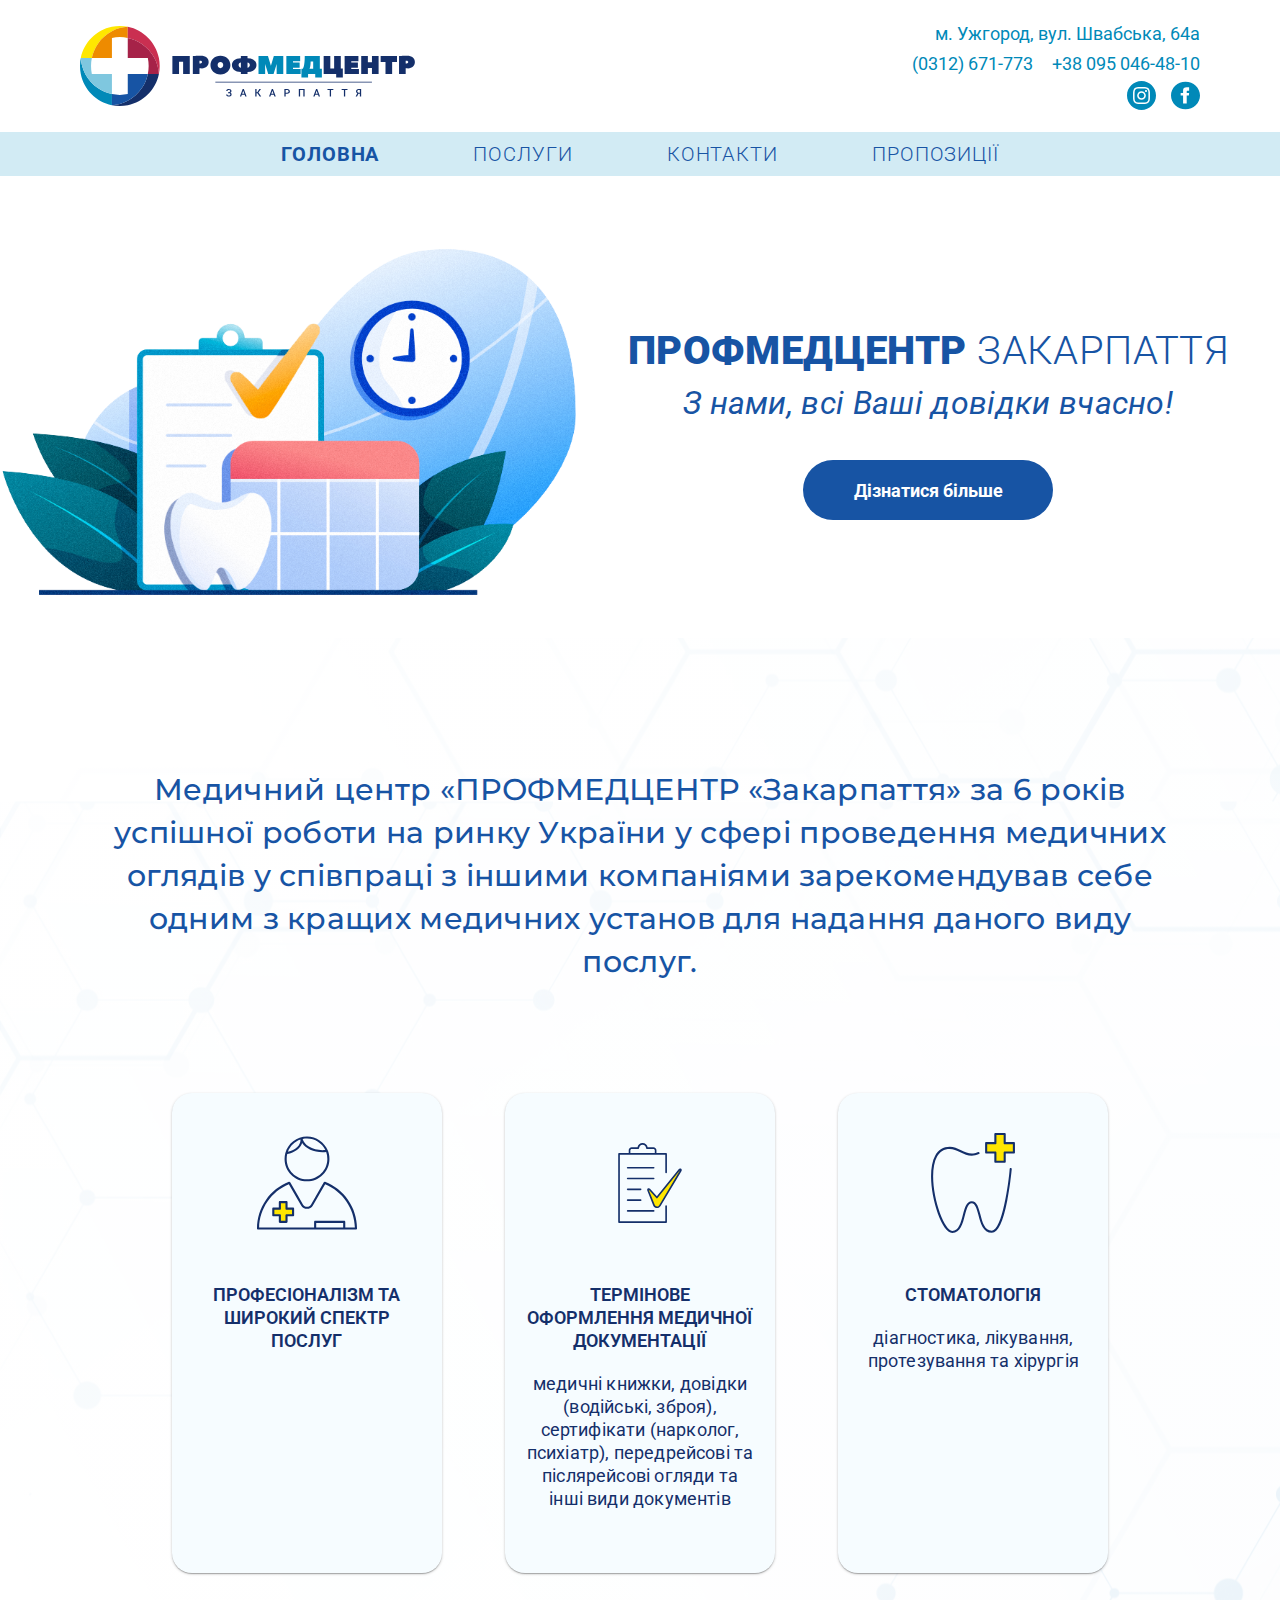
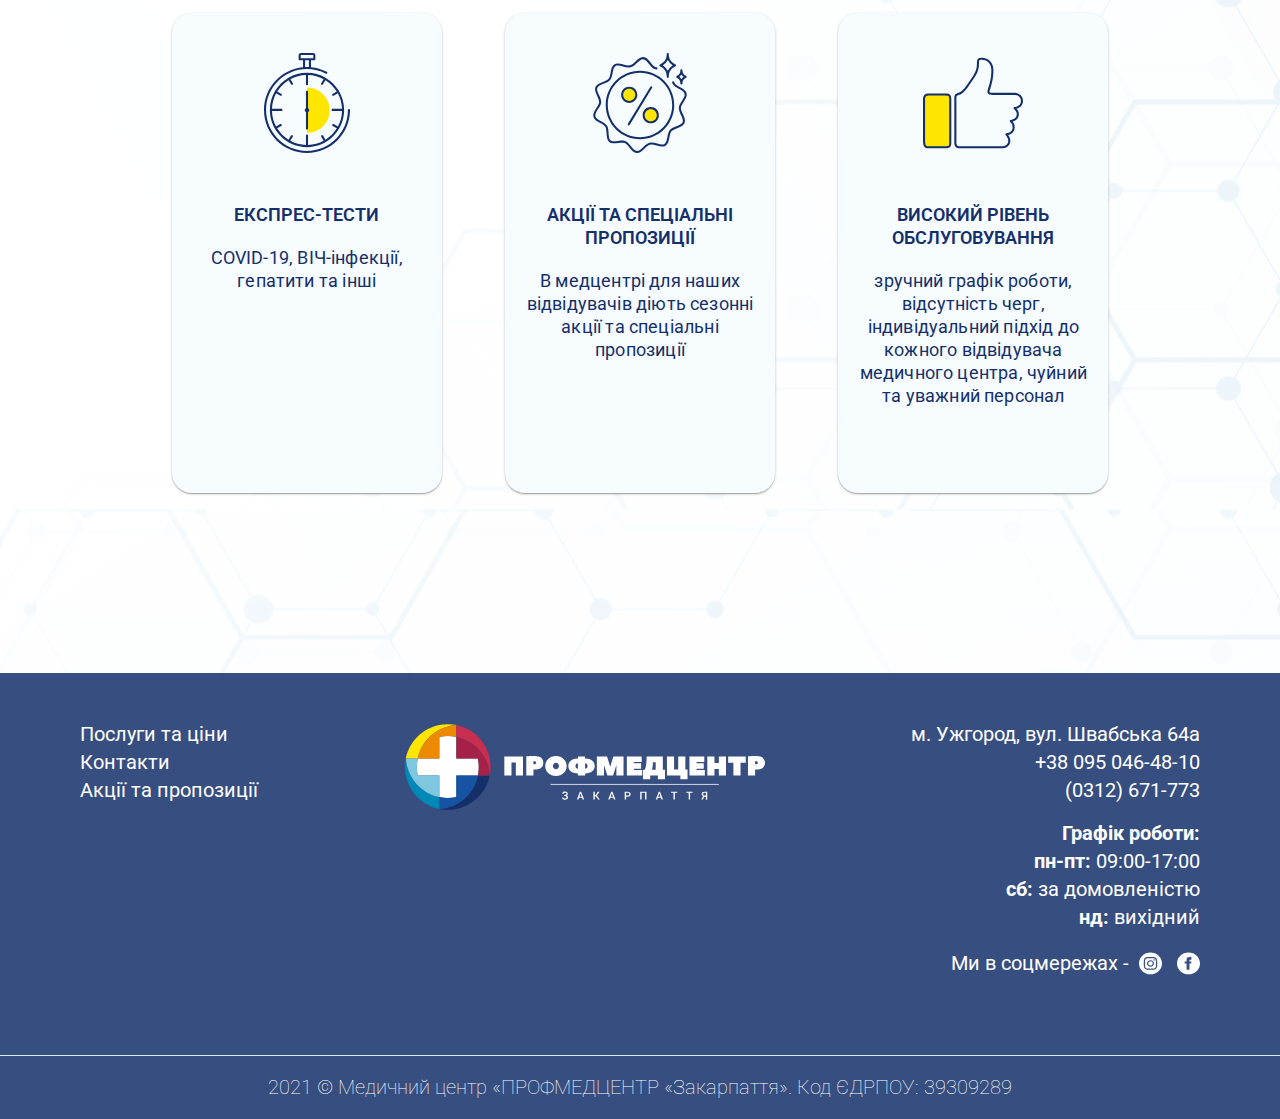
<file: index.html>
<!DOCTYPE html>
<html lang="uk">
  <head>
    <meta charset="UTF-8" />
    <meta name="viewport" content="width=device-width, initial-scale=1.0" />
    <link rel="stylesheet" href="style.css" />
    <link rel="preconnect" href="https://fonts.gstatic.com" />
    <link
      href="https://fonts.googleapis.com/css2?family=Montserrat:wght@400;500;700&family=Roboto:wght@100,300;400;700;900&display=swap"
      rel="stylesheet"
    />
    <link
      rel="shortcut icon"
      type="image/jpg"
      href="./assets/med.favicon.ico"
    />
    <title>ПРОФМЕДЦЕНТР Закарпаття</title>
  </head>
  <body>
    <header>
      <div class="wrapper header">
        <a class="logo" href="./index.html"
          ><img src="./assets/logo.svg" alt="logo"
        /></a>
        <div class="contacts">
          <p class="address">м. Ужгород, вул. Швабська, 64а</p>
          <p>
            <a class="tel" href="tel:(0312)671773">(0312) 671-773</a>
            <a class="tel" href="tel:+380950464810">+38 095 046-48-10</a>
          </p>
          <div class="soclinks">
            <a href="https://www.instagram.com/profmedcentr.uzh/"
              ><img
                class="soc-instagram-header"
                src="./assets/instagram-header.svg"
                alt="instagram"
            /></a>
            <a href="https://www.facebook.com/profmedcentr.uzh"
              ><img
                class="soc-facebook-header"
                src="./assets/facebook-header.svg"
                alt="facebook"
            /></a>
          </div>
        </div>
      </div>
    </header>
    <section class="nav">
      <div class="navigation wrapper justify">
        <a class="nav-link main-page" href="./index.html">Головна</a>
        <a class="nav-link" href="./services.html">Послуги</a>
        <a class="nav-link" href="./contacts.html">Контакти</a>
        <a class="nav-link" href="./shares.html">Пропозиції</a>
      </div>
    </section>
    <section class="hero">
      <div class="hero-block-wrapper">
        <div class="hero-img-block">
          <img
            src="./assets/shares-about-2.png"
            alt="image"
            class="hero-info-img"
          />
        </div>
        <div class="hero-info-block">
          <h1 class="hero-title"><span>ПРОФМЕДЦЕНТР</span> Закарпаття</h1>
          <p class="tagline">З нами, всі Ваші довідки вчасно!</p>
          <div class="hero-links--cont">
            <a class="hero-link" href="./services.html">Дізнатися більше</a>
            <!-- <a class="hero-link-second" href="./shares.html">Бути з нами</a> -->
          </div>
        </div>
      </div>
    </section>
    <section class="content">
      <div class="wrapper">
        <h2 class="content-title">
          Медичний центр «ПРОФМЕДЦЕНТР «Закарпаття» за 6 років успішної роботи
          на ринку України у сфері проведення медичних оглядів у співпраці з
          іншими компаніями зарекомендував себе одним з кращих медичних установ
          для надання даного виду послуг.
        </h2>
        <ul class="content-cards">
          <li class="content-card">
            <img
              class="card-image"
              src="./assets/doctor.svg"
              alt="card-image"
            />
            <h2 class="card-title">ПРОФЕСІОНАЛІЗМ ТА ШИРОКИЙ СПЕКТР ПОСЛУГ</h2>
          </li>
          <li class="content-card">
            <img
              class="card-image docs"
              src="./assets/document.svg"
              alt="card-image"
            />
            <h2 class="card-title">
              Термінове оформлення медичної документації
            </h2>
            <p class="card-text">
              медичні книжки, довідки (водійські, зброя), сертифікати (нарколог,
              психіатр), передрейсові та післярейсові огляди та інші види
              документів
            </p>
          </li>
          <li class="content-card">
            <img class="card-image" src="./assets/tooth.svg" alt="card-image" />
            <h2 class="card-title">Стоматологія</h2>
            <p class="card-text">
              діагностика, лікування, протезування та хірургія
            </p>
          </li>
          <li class="content-card">
            <img class="card-image" src="./assets/clock.svg" alt="card-image" />
            <h2 class="card-title">Експрес-тести</h2>
            <p class="card-text">COVID-19, ВІЧ-інфекції, гепатити та інші</p>
          </li>
          <li class="content-card">
            <img class="card-image" src="./assets/sale.svg" alt="card-image" />
            <h2 class="card-title">Акції та спеціальні пропозиції</h2>
            <p class="card-text">
              В медцентрі для наших відвідувачів діють сезонні акції та
              спеціальні пропозиції
            </p>
          </li>
          <li class="content-card">
            <img class="card-image" src="./assets/like.svg" alt="card-image" />
            <h2 class="card-title">Високий рівень обслуговування</h2>
            <p class="card-text">
              зручний графік роботи, відсутність черг, індивідуальний підхід до
              кожного відвідувача медичного центра, чуйний та уважний персонал
            </p>
          </li>
        </ul>
      </div>
    </section>
    <footer class="footer-bg">
      <div class="wrapper footer">
        <div class="footer-links">
          <ul>
            <li class="footer-link">
              <a href="./services.html">Послуги та ціни</a>
            </li>
            <li class="footer-link"><a href="./contacts.html">Контакти</a></li>
            <li class="footer-link">
              <a href="./shares.html">Акції та пропозиції</a>
            </li>
          </ul>
        </div>
        <div class="logo-cont">
          <a class="logo-footer" href="./index.html"
            ><img src="./assets/logo_footer.svg" alt="logo"
          /></a>
        </div>
        <div class="footer-address">
          <ul>
            <li class="footer-address-item">м. Ужгород, вул. Швабська 64а</li>
            <li class="footer-address-item hover">
              <a href="tel:+380950464810">+38 095 046-48-10</a>
            </li>
            <li class="footer-address-item hover">
              <a href="tel:(0312)671773">(0312) 671-773</a>
            </li>
            <li class="footer-address-item title"><b>Графік роботи:</b></li>
            <li class="footer-address-item"><b>пн-пт:</b> 09:00-17:00</li>
            <li class="footer-address-item"><b>сб:</b> за домовленістю</li>
            <li class="footer-address-item"><b>нд:</b> вихідний</li>
            <!-- <li class="footer-address-item">код ЄДРПОУ: 39309289</li> -->
            <li class="footer-address-item align">
              Ми в соцмережах -
              <a href="https://www.instagram.com/profmedcentr.uzh/"
                ><img
                  class="soc-instagram-footer"
                  src="./assets/instagram-footer.svg"
                  alt="instagram"
              /></a>
              <a href="https://www.facebook.com/profmedcentr.uzh"
                ><img
                  class="soc-facebook-footer"
                  src="./assets/facebook-footer.svg"
                  alt="facebook"
              /></a>
            </li>
          </ul>
        </div>
      </div>
      <p class="copy">
        2021 &copy; Медичний центр «ПРОФМЕДЦЕНТР «Закарпаття». Код ЄДРПОУ:
        39309289
      </p>
    </footer>
  </body>
</html>
</file>
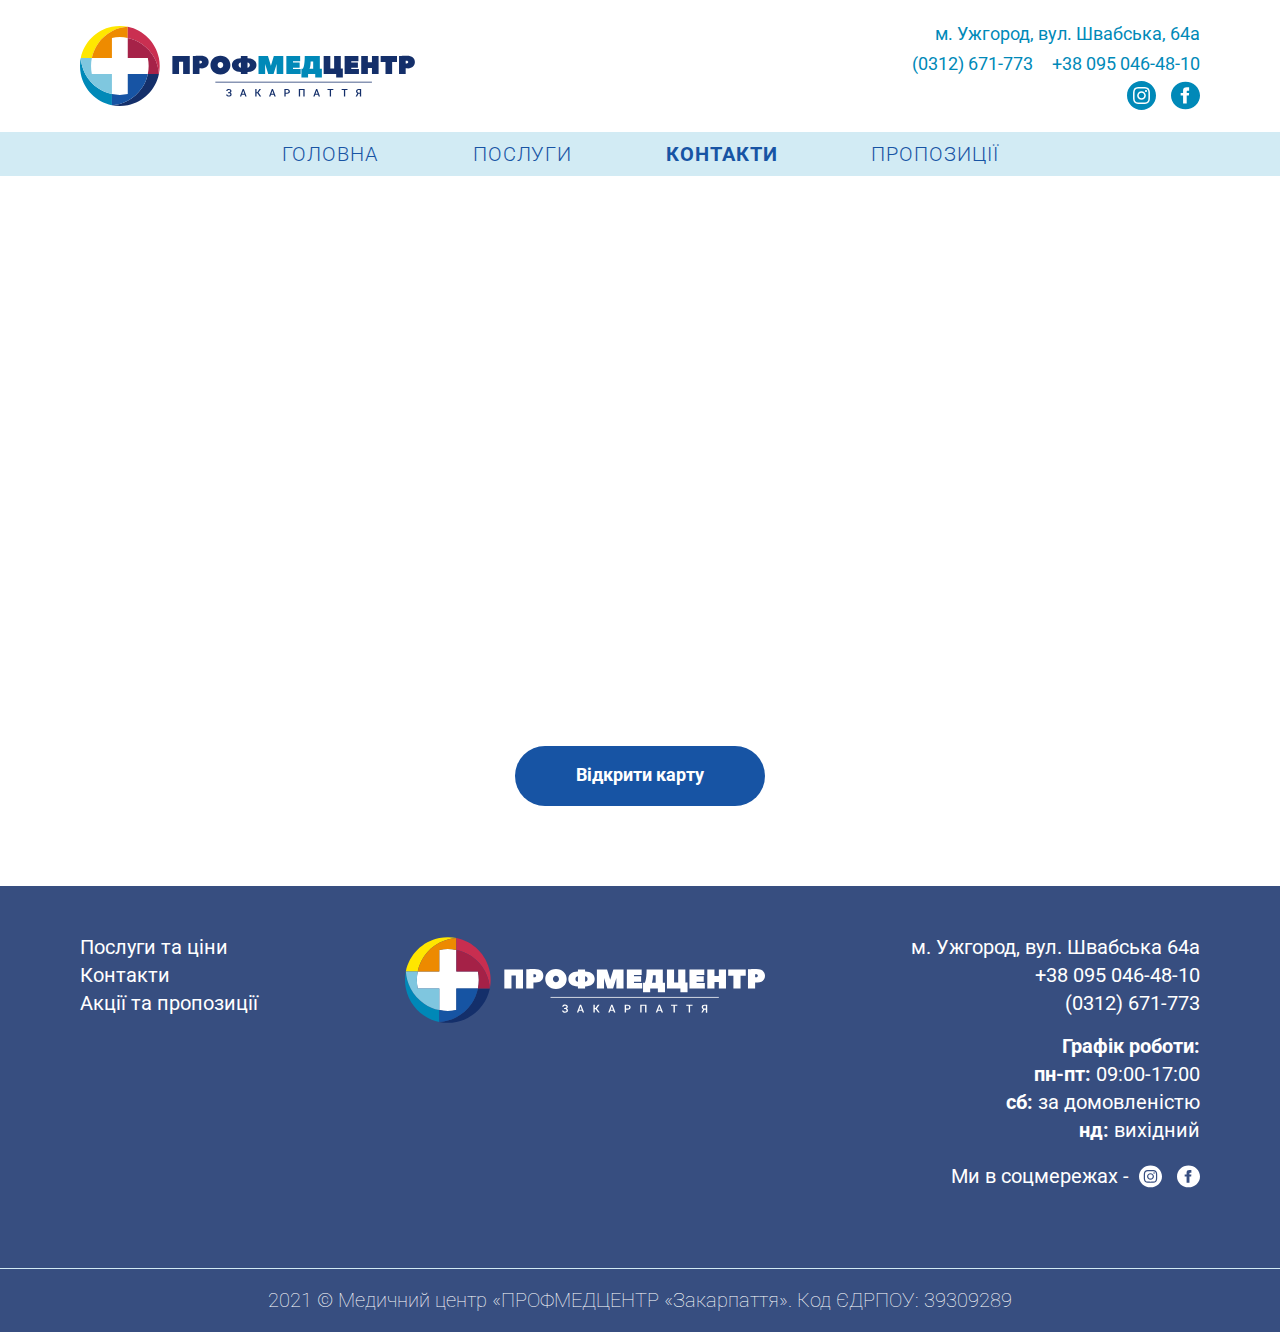
<file: contacts.html>
<!DOCTYPE html>
<html lang="en">
  <head>
    <meta charset="UTF-8" />
    <meta name="viewport" content="width=device-width, initial-scale=1.0" />
    <link
      rel="shortcut icon"
      type="image/jpg"
      href="./assets/med.favicon.ico"
    />
    <link
      href="https://fonts.googleapis.com/css2?family=Montserrat:wght@400;500;700&family=Roboto:wght@100,300;400;700&display=swap"
      rel="stylesheet"
    />
    <title>ПРОФМЕДЦЕНТР Закарпаття</title>
    <link rel="stylesheet" href="style.css" />
  </head>
  <body>
    <header>
      <div class="wrapper header">
        <a class="logo" href="./index.html"
          ><img src="./assets/logo.svg" alt="logo"
        /></a>
        <div class="contacts">
          <p class="address">м. Ужгород, вул. Швабська, 64а</p>
          <p>
            <a class="tel" href="tel:(0312)671773">(0312) 671-773</a>
            <a class="tel" href="tel:+380950464810">+38 095 046-48-10</a>
          </p>
          <div class="soclinks">
            <a href="https://www.instagram.com/profmedcentr.uzh/"
              ><img
                class="soc-instagram-header"
                src="./assets/instagram-header.svg"
                alt="instagram"
            /></a>
            <a href="https://www.facebook.com/profmedcentr.uzh"
              ><img
                class="soc-facebook-header"
                src="./assets/facebook-header.svg"
                alt="facebook"
            /></a>
          </div>
        </div>
      </div>
    </header>
    <section class="nav">
      <div class="navigation wrapper justify">
        <a class="nav-link" href="./index.html">Головна</a>
        <a class="nav-link" href="./services.html">Послуги</a>
        <a class="nav-link main-page" href="./contacts.html">Контакти</a>
        <a class="nav-link" href="./shares.html">Пропозиції</a>
      </div>
    </section>
    <section class="map">
      <div class="map-flex wrapper">
        <iframe
          src="https://www.google.com/maps/embed?pb=!1m18!1m12!1m3!1d659.43315478341!2d22.293333128921297!3d48.61496116806802!2m3!1f0!2f0!3f0!3m2!1i1024!2i768!4f13.1!3m3!1m2!1s0x473919aedae22487%3A0xfdec625c8d9ef88f!2z0LLRg9C70LjRhtGPINCo0LLQsNCx0YHRjNC60LAsIDY00JAsINCj0LbQs9C-0YDQvtC0LCDQl9Cw0LrQsNGA0L_QsNGC0YHRjNC60LAg0L7QsdC70LDRgdGC0YwsIDg4MDAw!5e0!3m2!1suk!2sua!4v1610462851306!5m2!1suk!2sua"
          allowfullscreen=""
          aria-hidden="false"
          tabindex="0"
        ></iframe>
      </div>
      <a class="map-link hero-link" href="https://goo.gl/maps/dfueVECxgYoTsJuh7"
        >Відкрити карту</a
      >
    </section>
    <footer class="footer-bg">
      <div class="wrapper footer">
        <div class="footer-links">
          <ul>
            <li class="footer-link">
              <a href="./services.html">Послуги та ціни</a>
            </li>
            <li class="footer-link"><a href="./contacts.html">Контакти</a></li>
            <li class="footer-link">
              <a href="./shares.html">Акції та пропозиції</a>
            </li>
          </ul>
        </div>
        <div class="logo-cont">
          <a class="logo-footer" href="./index.html"
            ><img src="./assets/logo_footer.svg" alt="logo"
          /></a>
        </div>
        <div class="footer-address">
          <ul>
            <li class="footer-address-item">м. Ужгород, вул. Швабська 64а</li>
            <li class="footer-address-item hover">
              <a href="tel:+380950464810">+38 095 046-48-10</a>
            </li>
            <li class="footer-address-item hover">
              <a href="tel:(0312)671773">(0312) 671-773</a>
            </li>
            <li class="footer-address-item title"><b>Графік роботи:</b></li>
            <li class="footer-address-item"><b>пн-пт:</b> 09:00-17:00</li>
            <li class="footer-address-item"><b>сб:</b> за домовленістю</li>
            <li class="footer-address-item"><b>нд:</b> вихідний</li>
            <!-- <li class="footer-address-item">код ЄДРПОУ: 39309289</li> -->
            <li class="footer-address-item align">
              Ми в соцмережах -
              <a href="https://www.instagram.com/profmedcentr.uzh/"
                ><img
                  class="soc-instagram-footer"
                  src="./assets/instagram-footer.svg"
                  alt="instagram"
              /></a>
              <a href="https://www.facebook.com/profmedcentr.uzh"
                ><img
                  class="soc-facebook-footer"
                  src="./assets/facebook-footer.svg"
                  alt="facebook"
              /></a>
            </li>
          </ul>
        </div>
      </div>
      <p class="copy">
        2021 &copy; Медичний центр «ПРОФМЕДЦЕНТР «Закарпаття». Код ЄДРПОУ:
        39309289
      </p>
    </footer>
  </body>
</html>
</file>
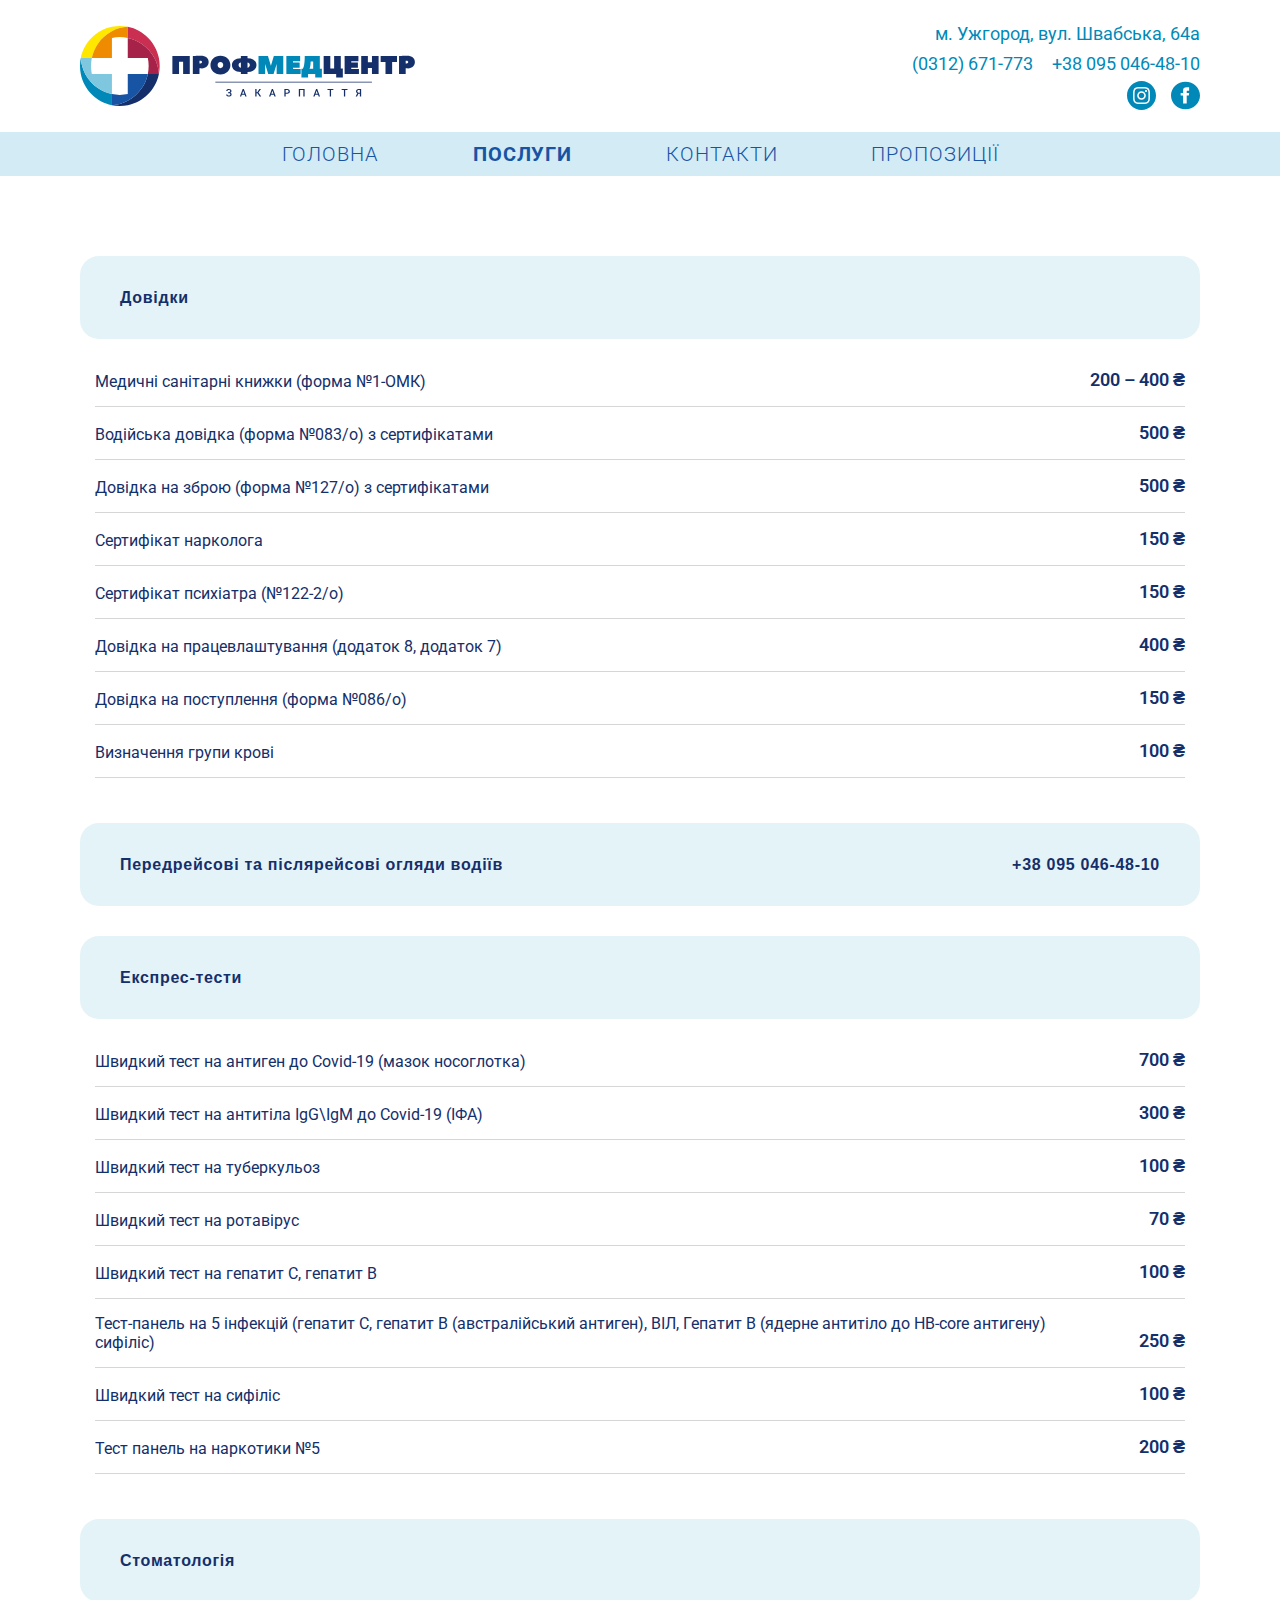
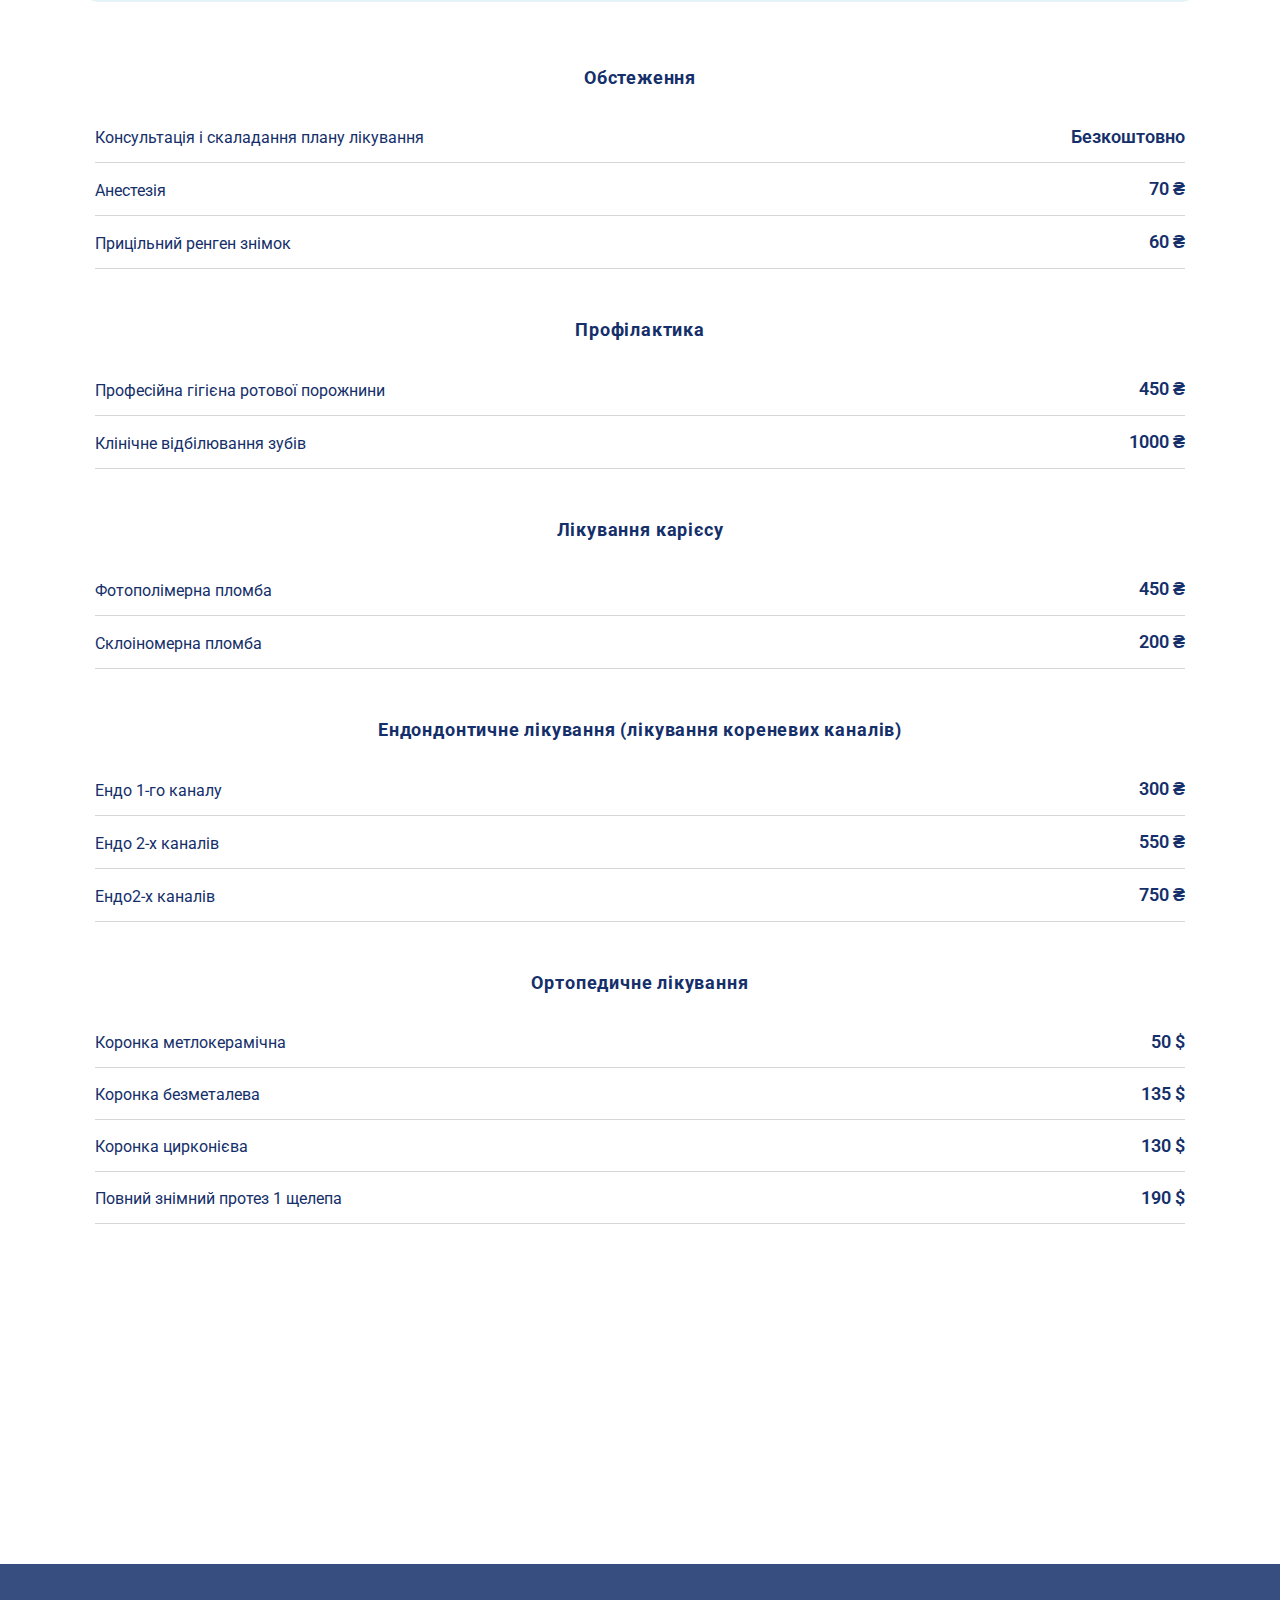
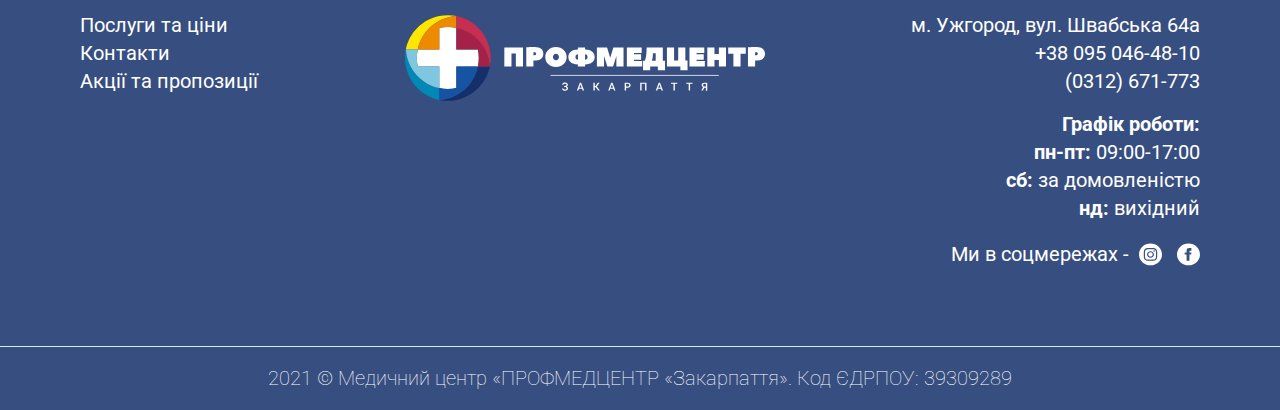
<file: services.html>
<!DOCTYPE html>
<html lang="en">
  <head>
    <meta charset="UTF-8" />
    <meta name="viewport" content="width=device-width, initial-scale=1.0" />
    <link
      rel="shortcut icon"
      type="image/jpg"
      href="./assets/med.favicon.ico"
    />
    <link
      href="https://fonts.googleapis.com/css2?family=Montserrat:wght@400;500;700&family=Roboto:wght@100,300;400;700&display=swap"
      rel="stylesheet"
    />
    <title>ПРОФМЕДЦЕНТР Закарпаття</title>
    <link rel="stylesheet" href="style.css" />
  </head>
  <body>
    <header>
      <div class="wrapper header">
        <a class="logo" href="./index.html"
          ><img src="./assets/logo.svg" alt="logo"
        /></a>
        <div class="contacts">
          <p class="address">м. Ужгород, вул. Швабська, 64а</p>
          <p>
            <a class="tel" href="tel:(0312)671773">(0312) 671-773</a>
            <a class="tel" href="tel:+380950464810">+38 095 046-48-10</a>
          </p>
          <div class="soclinks">
            <a href="https://www.instagram.com/profmedcentr.uzh/"
              ><img
                class="soc-instagram-header"
                src="./assets/instagram-header.svg"
                alt="instagram"
            /></a>
            <a href="https://www.facebook.com/profmedcentr.uzh"
              ><img
                class="soc-facebook-header"
                src="./assets/facebook-header.svg"
                alt="facebook"
            /></a>
          </div>
        </div>
      </div>
    </header>
    <section class="nav">
      <div class="navigation wrapper justify">
        <a class="nav-link" href="./index.html">Головна</a>
        <a class="nav-link main-page" href="./services.html">Послуги</a>
        <a class="nav-link" href="./contacts.html">Контакти</a>
        <a class="nav-link" href="./shares.html">Пропозиції</a>
      </div>
    </section>
    <!-- <section class="hero hero_services"></section> -->

    <section class="wrapper tab services">
      <button class="tablinks">Довідки</button>
      <div id="certificate" class="tabcontent">
        <ul class="tab-list">
          <li class="tab-item">
            <span>Медичні санітарні книжки (форма №1-ОМК)</span
            ><span>200 – 400 ₴</span>
          </li>
          <li class="tab-item">
            <span>Водійська довідка (форма №083/о) з сертифікатами </span
            ><span>500 ₴</span>
          </li>
          <li class="tab-item">
            <span>Довідка на зброю (форма №127/о) з сертифікатами </span
            ><span>500 ₴</span>
          </li>
          <li class="tab-item">
            <span>Сертифікат нарколога</span><span>150 ₴</span>
          </li>
          <li class="tab-item">
            <span>Сертифікат психіатра (№122-2/о)</span><span>150 ₴</span>
          </li>
          <li class="tab-item">
            <span>Довідка на працевлаштування (додаток 8, додаток 7)</span
            ><span>400 ₴</span>
          </li>
          <li class="tab-item">
            <span>Довідка на поступлення (форма №086/о)</span><span>150 ₴</span>
          </li>
          <li class="tab-item">
            <span>Визначення групи крові</span><span>100 ₴</span>
          </li>
        </ul>
      </div>
      <button class="tablinks">
        <span>Передрейсові та післярейсові огляди водіїв</span
        ><span
          ><a class="tab-tel" href="tel:+380950464810"
            >+38 095 046-48-10</a
          ></span
        >
      </button>

      <button class="tablinks">Експрес-тести</button>

      <div id="tests" class="tabcontent">
        <ul class="tab-list">
          <li class="tab-item">
            <span>Швидкий тест на антиген до Covid-19 (мазок носоглотка)</span
            ><span>700 ₴</span>
          </li>
          <li class="tab-item">
            <span>Швидкий тест на антитіла IgG\IgM до Covid-19 (ІФА)</span
            ><span>300 ₴</span>
          </li>
          <li class="tab-item">
            <span>Швидкий тест на туберкульоз</span><span>100 ₴</span>
          </li>
          <li class="tab-item">
            <span>Швидкий тест на ротавірус</span><span>70 ₴</span>
          </li>
          <li class="tab-item">
            <span>Швидкий тест на гепатит С, гепатит В</span><span>100 ₴</span>
          </li>
          <li class="tab-item">
            <span
              >Тест-панель на 5 інфекцій (гепатит С, гепатит В (австралійський
              антиген), ВІЛ, Гепатит В (ядерне антитіло до HB-core антигену)
              сифіліс)</span
            ><span>250 ₴</span>
          </li>
          <li class="tab-item">
            <span>Швидкий тест на сифіліс</span><span>100 ₴</span>
          </li>
          <li class="tab-item">
            <span>Тест панель на наркотики №5</span><span>200 ₴</span>
          </li>
        </ul>
      </div>
      <button class="tablinks">
        <span>Стоматологія</span>
      </button>

      <div id="dental" class="tabcontent">
        <ul class="tab-list">
          <p class="dental-title">Обстеження</p>
          <li class="tab-item">
            <span>Консультація і скаладання плану лікування</span
            ><span>Безкоштовно</span>
          </li>
          <li class="tab-item"><span>Анестезія</span><span>70 ₴</span></li>
          <li class="tab-item">
            <span>Прицільний ренген знімок</span><span>60 ₴</span>
          </li>
          <p class="dental-title">Профілактика</p>
          <li class="tab-item">
            <span>Професійна гігієна ротової порожнини</span><span>450 ₴</span>
          </li>
          <li class="tab-item">
            <span>Клінічне відбілювання зубів</span><span>1000 ₴</span>
          </li>
          <p class="dental-title">Лікування карієсу</p>
          <li class="tab-item">
            <span>Фотополімерна пломба</span><span>450 ₴</span>
          </li>
          <li class="tab-item">
            <span>Склоіномерна пломба</span><span>200 ₴</span>
          </li>
          <p class="dental-title">
            Ендондонтичне лікування (лікування кореневих каналів)
          </p>
          <li class="tab-item">
            <span>Ендо 1-го каналу</span><span>300 ₴</span>
          </li>
          <li class="tab-item">
            <span>Ендо 2-х каналів</span><span>550 ₴</span>
          </li>
          <li class="tab-item">
            <span>Ендо2-х каналів</span><span>750 ₴</span>
          </li>
          <p class="dental-title">Ортопедичне лікування</p>
          <li class="tab-item">
            <span>Коронка метлокерамічна</span><span>50 $</span>
          </li>
          <li class="tab-item">
            <span>Коронка безметалева</span><span>135 $</span>
          </li>
          <li class="tab-item">
            <span>Коронка цирконієва</span><span>130 $</span>
          </li>
          <li class="tab-item">
            <span>Повний знімний протез 1 щелепа</span><span>190 $</span>
          </li>
        </ul>
      </div>
    </section>

    <footer class="footer-bg">
      <div class="wrapper footer">
        <div class="footer-links">
          <ul>
            <li class="footer-link">
              <a href="./services.html">Послуги та ціни</a>
            </li>
            <li class="footer-link"><a href="./contacts.html">Контакти</a></li>
            <li class="footer-link">
              <a href="./shares.html">Акції та пропозиції</a>
            </li>
          </ul>
        </div>
        <div class="logo-cont">
          <a class="logo-footer" href="./index.html"
            ><img src="./assets/logo_footer.svg" alt="logo"
          /></a>
        </div>
        <div class="footer-address">
          <ul>
            <li class="footer-address-item">м. Ужгород, вул. Швабська 64а</li>
            <li class="footer-address-item hover">
              <a href="tel:+380950464810">+38 095 046-48-10</a>
            </li>
            <li class="footer-address-item hover">
              <a href="tel:(0312)671773">(0312) 671-773</a>
            </li>
            <li class="footer-address-item title"><b>Графік роботи:</b></li>
            <li class="footer-address-item"><b>пн-пт:</b> 09:00-17:00</li>
            <li class="footer-address-item"><b>сб:</b> за домовленістю</li>
            <li class="footer-address-item"><b>нд:</b> вихідний</li>
            <!-- <li class="footer-address-item">код ЄДРПОУ: 39309289</li> -->
            <li class="footer-address-item align">
              Ми в соцмережах -
              <a href="https://www.instagram.com/profmedcentr.uzh/"
                ><img
                  class="soc-instagram-footer"
                  src="./assets/instagram-footer.svg"
                  alt="instagram"
              /></a>
              <a href="https://www.facebook.com/profmedcentr.uzh"
                ><img
                  class="soc-facebook-footer"
                  src="./assets/facebook-footer.svg"
                  alt="facebook"
              /></a>
            </li>
          </ul>
        </div>
      </div>
      <p class="copy">
        2021 &copy; Медичний центр «ПРОФМЕДЦЕНТР «Закарпаття». Код ЄДРПОУ:
        39309289
      </p>
    </footer>
  </body>
</html>
</file>
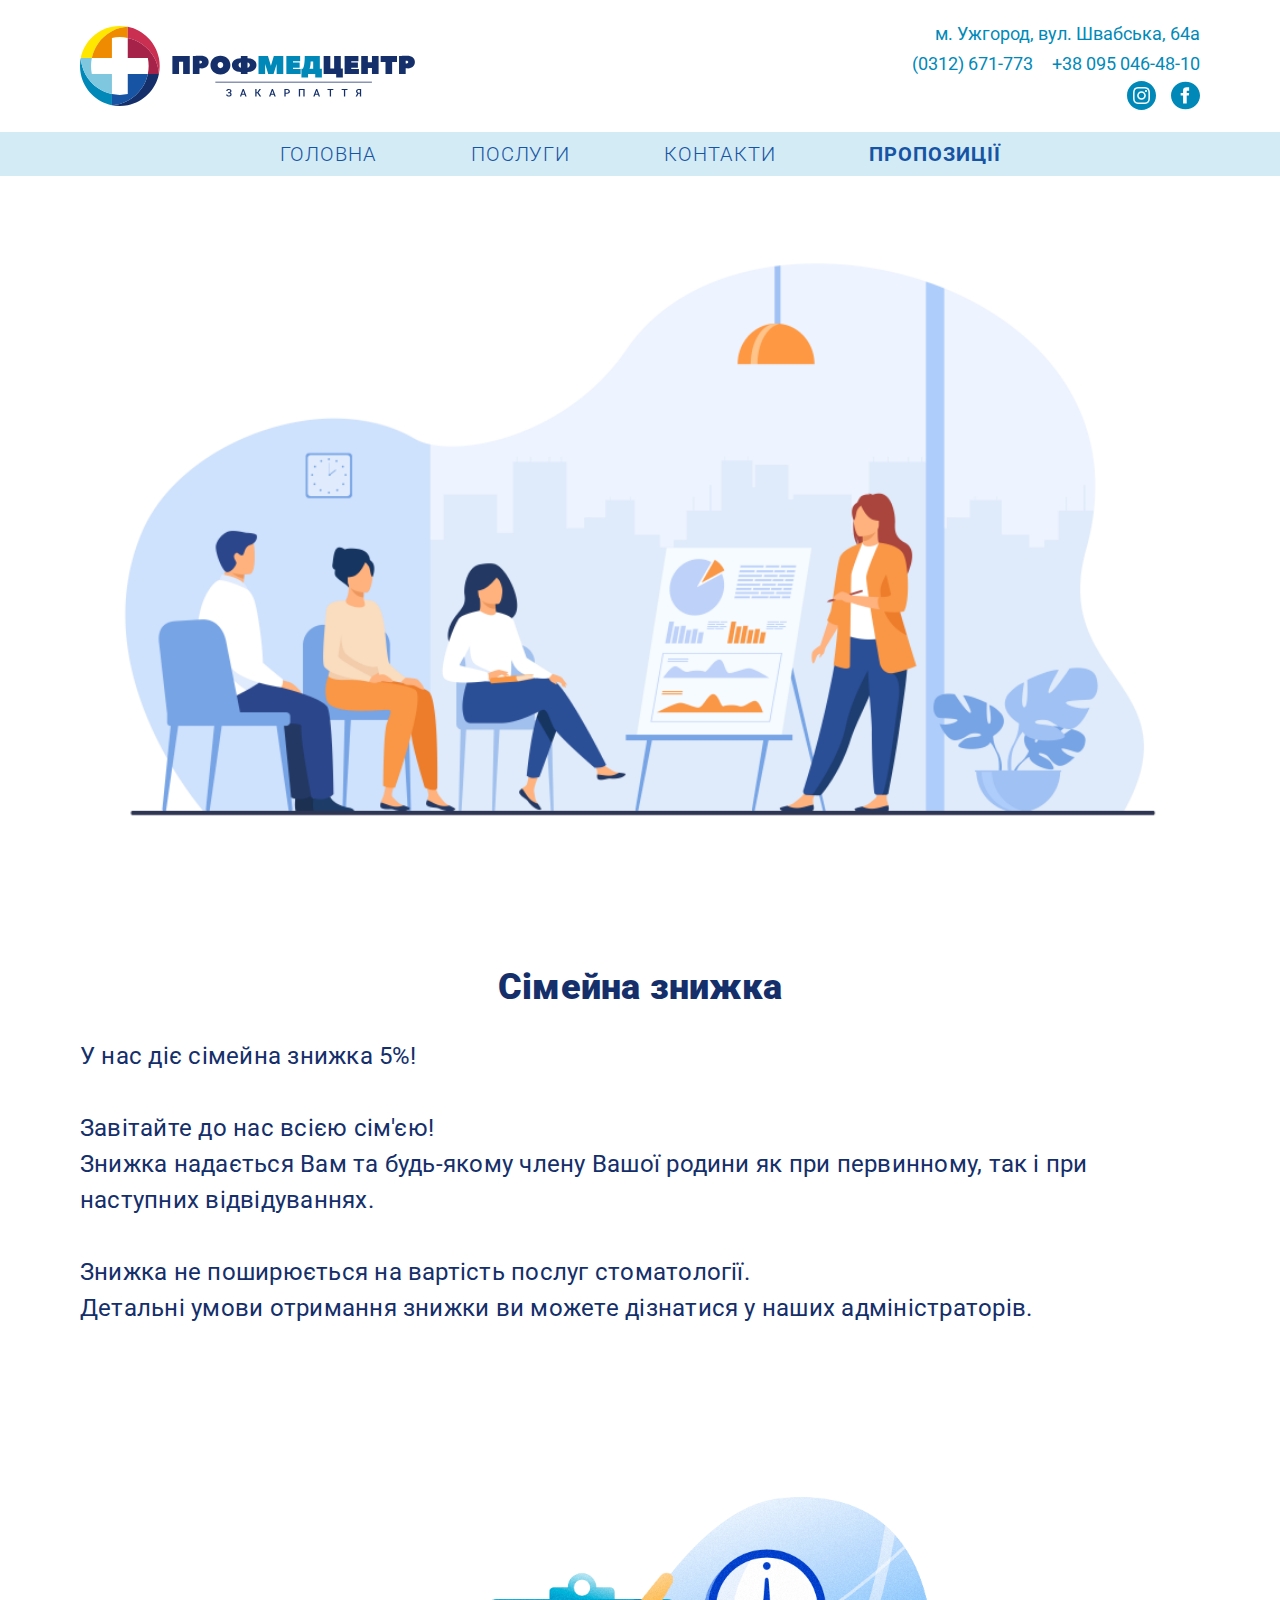
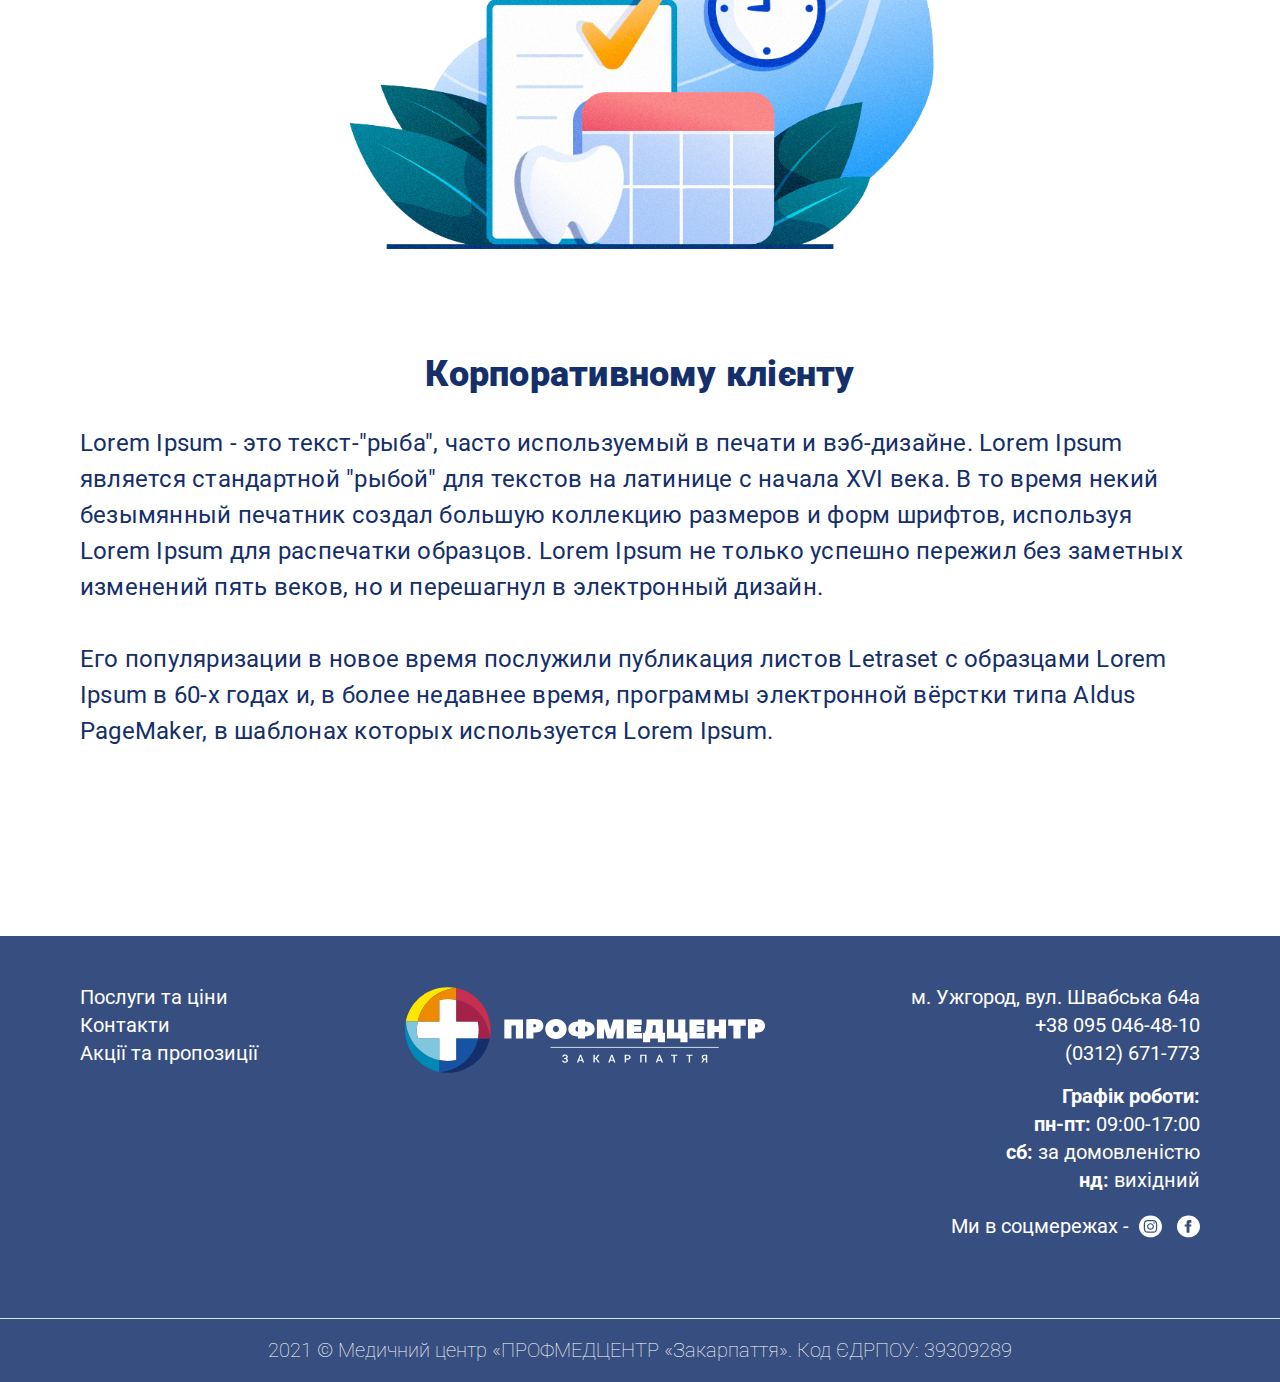
<file: shares.html>
<!DOCTYPE html>
<html lang="en">
  <head>
    <meta charset="UTF-8" />
    <meta name="viewport" content="width=device-width, initial-scale=1.0" />
    <link
      rel="shortcut icon"
      type="image/jpg"
      href="./assets/med.favicon.ico"
    />
    <link
      href="https://fonts.googleapis.com/css2?family=Montserrat:wght@400;500;700&family=Roboto:wght@100,300;400;700&display=swap"
      rel="stylesheet"
    />
    <title>ПРОФМЕДЦЕНТР Закарпаття</title>
    <link rel="stylesheet" href="style.css" />
  </head>
  <body>
    <header>
      <div class="wrapper header">
        <a class="logo" href="./index.html"
          ><img src="./assets/logo.svg" alt="logo"
        /></a>
        <div class="contacts">
          <p class="address">м. Ужгород, вул. Швабська, 64а</p>
          <p>
            <a class="tel" href="tel:(0312)671773">(0312) 671-773</a>
            <a class="tel" href="tel:+380950464810">+38 095 046-48-10</a>
          </p>
          <div class="soclinks">
            <a href="https://www.instagram.com/profmedcentr.uzh/"
              ><img
                class="soc-instagram-header"
                src="./assets/instagram-header.svg"
                alt="instagram"
            /></a>
            <a href="https://www.facebook.com/profmedcentr.uzh"
              ><img
                class="soc-facebook-header"
                src="./assets/facebook-header.svg"
                alt="facebook"
            /></a>
          </div>
        </div>
      </div>
    </header>
    <section class="nav">
      <div class="navigation wrapper justify">
        <a class="nav-link" href="./index.html">Головна</a>
        <a class="nav-link" href="./services.html">Послуги</a>
        <a class="nav-link" href="./contacts.html">Контакти</a>
        <a class="nav-link main-page" href="./shares.html">Пропозиції</a>
      </div>
    </section>

    <section class="shares wrapper">
      <div class="about-1">
        <img
          src="./assets/shares-about-1.png"
          class="about-1__bg"
          alt="image"
        />
        <h2 class="about-1__title">Сімейна знижка</h2>
        <p class="about-1__paragraph">
          У нас діє сімейна знижка 5%! <br />
          <br />
          Завітайте до нас всією сім'єю! <br />
          Знижка надається Вам та будь-якому члену Вашої родини як при
          первинному, так і при наступних відвідуваннях. <br /><br />
          Знижка не поширюється на вартість послуг стоматології. <br />
          Детальні умови отримання знижки ви можете дізнатися у наших
          адміністраторів.
        </p>
      </div>
      <div class="about-2">
        <div class="about-2__bg"></div>
        <h2 class="about-2__title">Корпоративному клієнту</h2>
        <p class="about-2__paragraph">
          Lorem Ipsum - это текст-"рыба", часто используемый в печати и
          вэб-дизайне. Lorem Ipsum является стандартной "рыбой" для текстов на
          латинице с начала XVI века. В то время некий безымянный печатник
          создал большую коллекцию размеров и форм шрифтов, используя Lorem
          Ipsum для распечатки образцов. Lorem Ipsum не только успешно пережил
          без заметных изменений пять веков, но и перешагнул в электронный
          дизайн. <br /><br />
          Его популяризации в новое время послужили публикация листов Letraset с
          образцами Lorem Ipsum в 60-х годах и, в более недавнее время,
          программы электронной вёрстки типа Aldus PageMaker, в шаблонах которых
          используется Lorem Ipsum.
        </p>
      </div>
    </section>

    <footer class="footer-bg">
      <div class="wrapper footer">
        <div class="footer-links">
          <ul>
            <li class="footer-link">
              <a href="./services.html">Послуги та ціни</a>
            </li>
            <li class="footer-link"><a href="./contacts.html">Контакти</a></li>
            <li class="footer-link">
              <a href="./shares.html">Акції та пропозиції</a>
            </li>
          </ul>
        </div>
        <div class="logo-cont">
          <a class="logo-footer" href="./index.html"
            ><img src="./assets/logo_footer.svg" alt="logo"
          /></a>
        </div>
        <div class="footer-address">
          <ul>
            <li class="footer-address-item">м. Ужгород, вул. Швабська 64а</li>
            <li class="footer-address-item hover">
              <a href="tel:+380950464810">+38 095 046-48-10</a>
            </li>
            <li class="footer-address-item hover">
              <a href="tel:(0312)671773">(0312) 671-773</a>
            </li>
            <li class="footer-address-item title"><b>Графік роботи:</b></li>
            <li class="footer-address-item"><b>пн-пт:</b> 09:00-17:00</li>
            <li class="footer-address-item"><b>сб:</b> за домовленістю</li>
            <li class="footer-address-item"><b>нд:</b> вихідний</li>
            <!-- <li class="footer-address-item">код ЄДРПОУ: 39309289</li> -->
            <li class="footer-address-item align">
              Ми в соцмережах -
              <a href="https://www.instagram.com/profmedcentr.uzh/"
                ><img
                  class="soc-instagram-footer"
                  src="./assets/instagram-footer.svg"
                  alt="instagram"
              /></a>
              <a href="https://www.facebook.com/profmedcentr.uzh"
                ><img
                  class="soc-facebook-footer"
                  src="./assets/facebook-footer.svg"
                  alt="facebook"
              /></a>
            </li>
          </ul>
        </div>
      </div>
      <p class="copy">
        2021 &copy; Медичний центр «ПРОФМЕДЦЕНТР «Закарпаття». Код ЄДРПОУ:
        39309289
      </p>
    </footer>
  </body>
</html>
</file>
<file: style.css>
@import "./style/base.css";
@import "./style/header.css";
@import "./style/nav.css";
@import "./style/hero.css";
@import "./style/content.css";
@import "./style/footer.css";

@import "./style/service.css";

@import "./style/contacts.css";

@import "./style/shares.css";

@import "./style/mobile.css";
</file>
